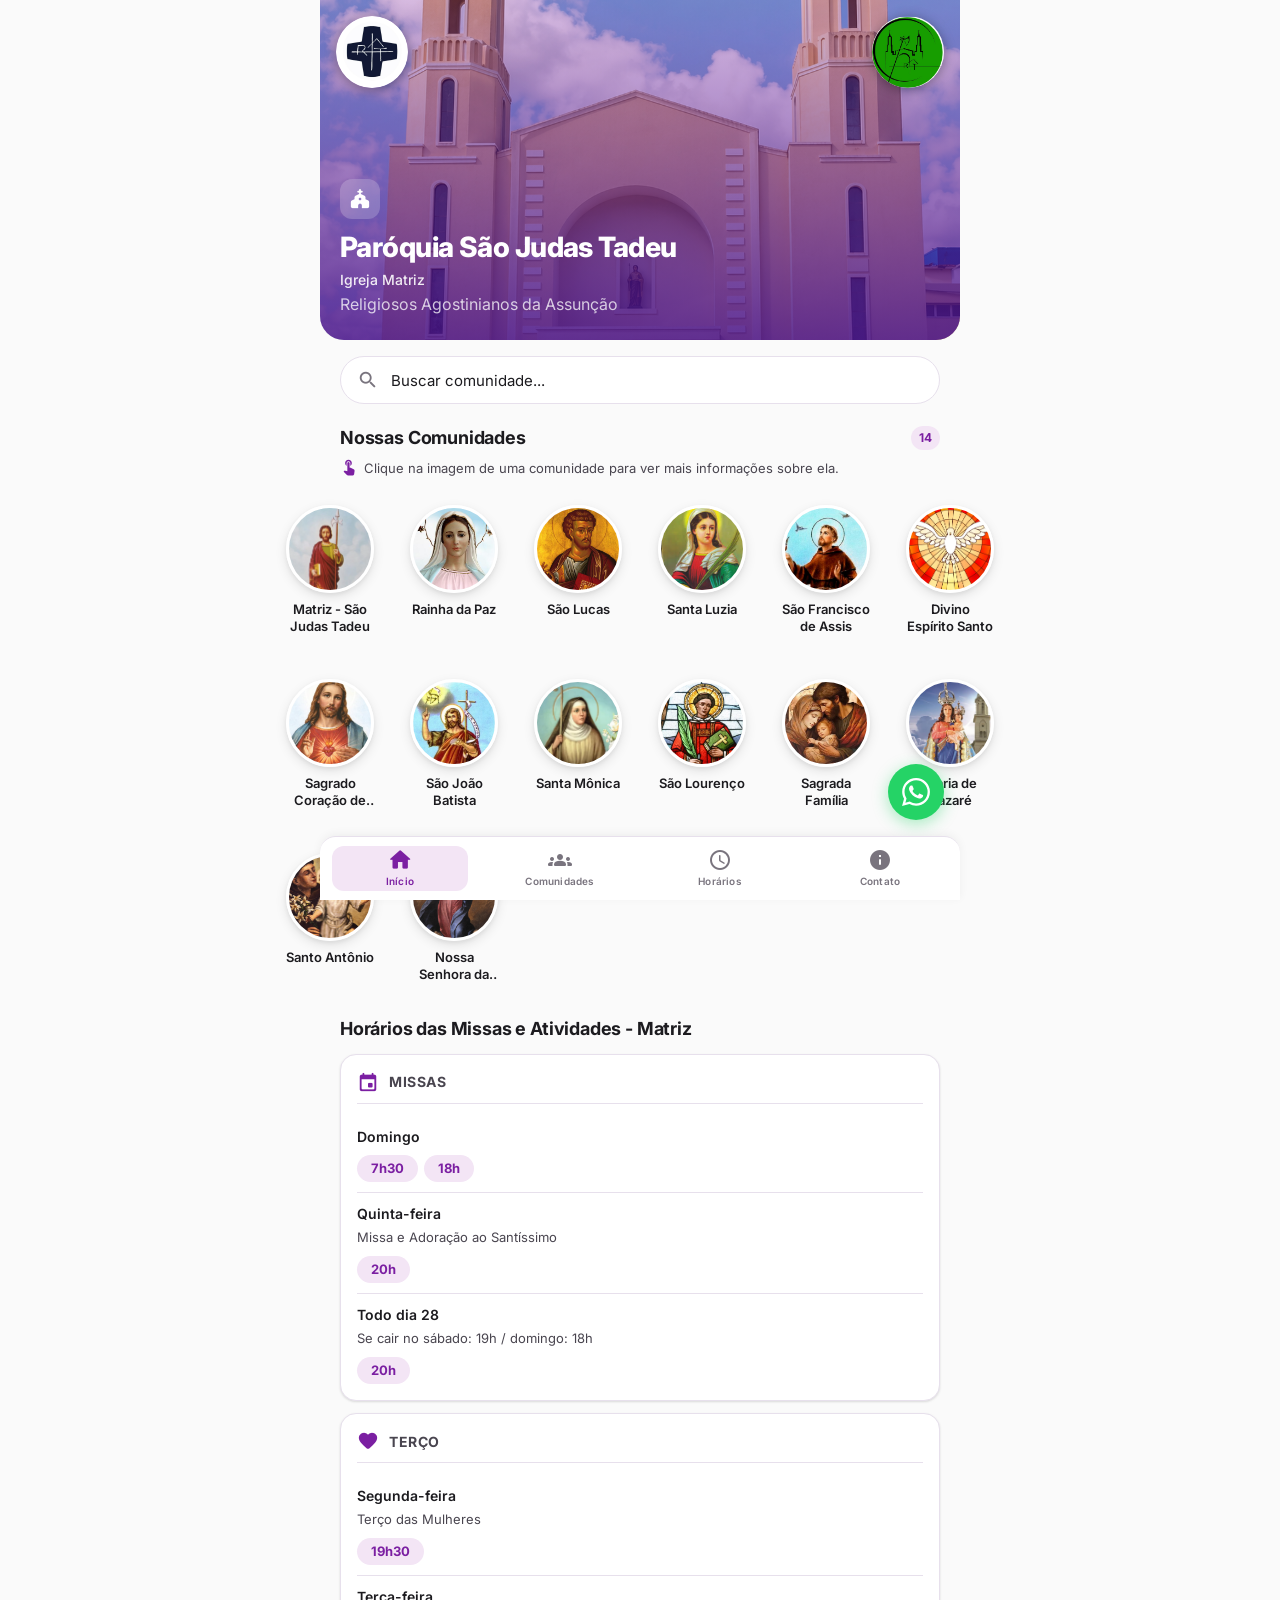
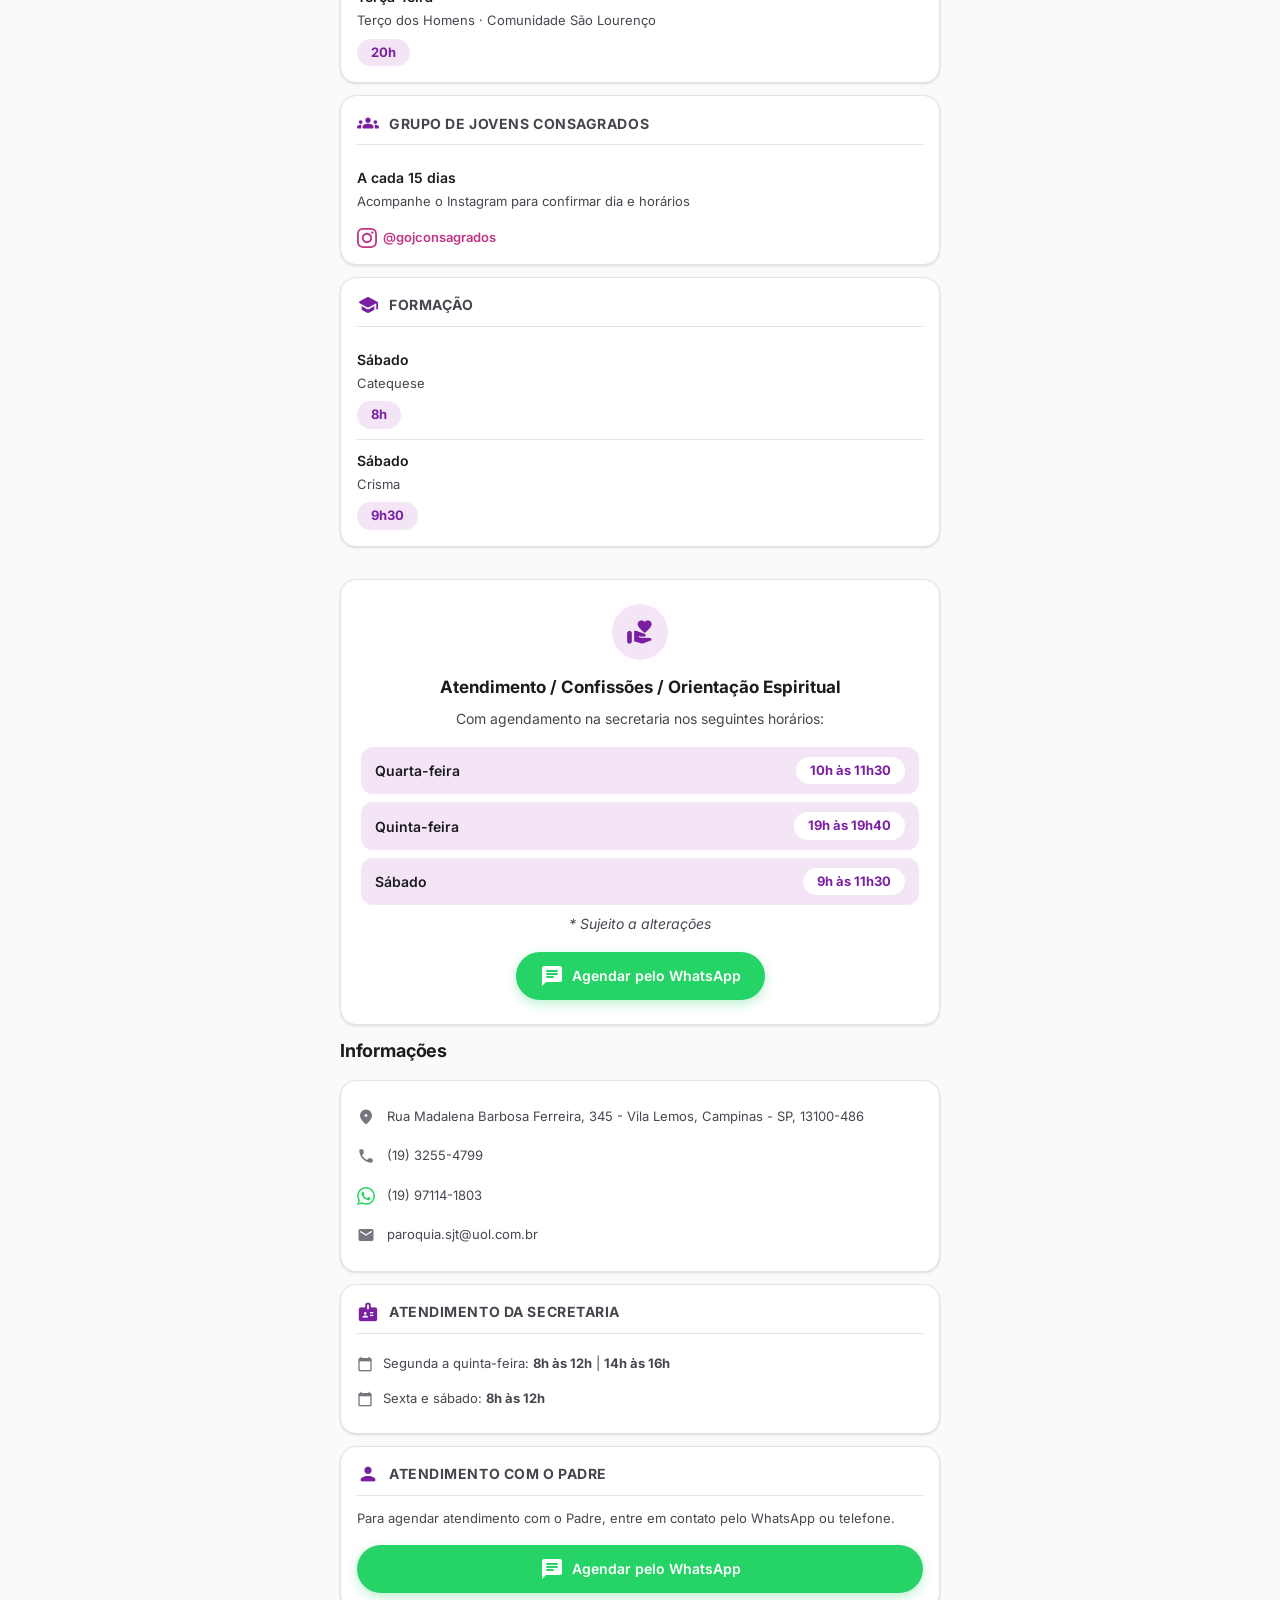
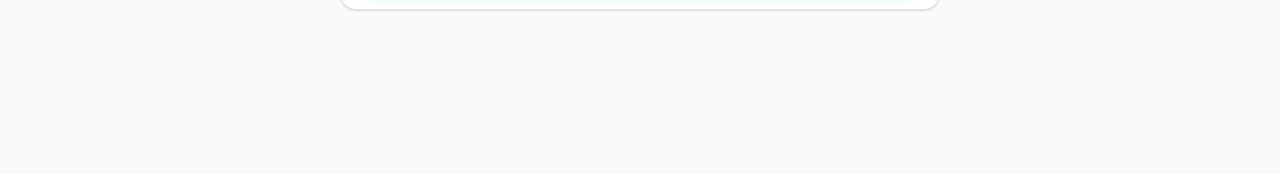
<file: index.html>
<!DOCTYPE html>
<html lang="pt-BR">
<head>
  <meta charset="UTF-8">
  <meta name="viewport" content="width=device-width, initial-scale=1.0, viewport-fit=cover, user-scalable=no">
  <meta name="color-scheme" content="light only">
  <meta name="supported-color-schemes" content="light">
  <meta name="theme-color" content="#7B1FA2">
  <meta name="apple-mobile-web-app-capable" content="yes">
  <meta name="apple-mobile-web-app-status-bar-style" content="default">
  <title>Paróquia São Judas Tadeu</title>
  <link rel="preconnect" href="https://fonts.googleapis.com">
  <link rel="preconnect" href="https://fonts.gstatic.com" crossorigin>
  <link href="https://fonts.googleapis.com/css2?family=Inter:wght@400;500;600;700;800&display=swap" rel="stylesheet">
  <link href="https://fonts.googleapis.com/icon?family=Material+Icons+Round" rel="stylesheet">
  <link rel="stylesheet" href="css/style.css">
</head>
<body>
  <div id="app">
    <!-- Status Bar Spacer -->
    <div class="status-bar-spacer"></div>

    <!-- Hero Section -->
    <header class="hero" id="hero">
      <div class="hero-image">
        <img src="./assets/igreja_sao_judas_tadeu.png" alt="Igreja São Judas Tadeu">
        <div class="hero-overlay"></div>
      </div>
      <img src="./assets/received_data/logo_agostinianos.png" alt="Religiosos Agostinianos da Assunção" class="hero-logo hero-logo--agostinianos">
      <img src="./assets/received_data/logo_paroquia.jpeg" alt="Paróquia São Judas Tadeu" class="hero-logo hero-logo--paroquia">
      <div class="hero-content">
        <div class="hero-badge">
          <span class="material-icons-round">church</span>
        </div>
        <h1>Paróquia São Judas Tadeu</h1>
        <p class="hero-subtitle">Igreja Matriz</p>
        <p class="hero-congregation">Religiosos Agostinianos da Assunção</p>
      </div>
    </header>

    <!-- Search Section -->
    <section class="search-section">
      <div class="search-container">
        <span class="material-icons-round search-icon">search</span>
        <input type="text" id="searchInput" placeholder="Buscar comunidade..." autocomplete="off">
        <button class="search-clear hidden" id="searchClear">
          <span class="material-icons-round">close</span>
        </button>
      </div>
    </section>

    <!-- Communities Grid -->
    <section class="section" id="comunidades">
      <div class="section-header">
        <h2>Nossas Comunidades</h2>
        <span class="badge" id="communityCount">12</span>
      </div>
      <p class="community-hint">
        <span class="material-icons-round" aria-hidden="true">touch_app</span>
        Clique na imagem de uma comunidade para ver mais informações sobre ela.
      </p>
      <div class="community-grid" id="communityGrid">
        <!-- Populated by JS -->
      </div>
      <div class="empty-state hidden" id="emptyState">
        <span class="material-icons-round empty-icon">search_off</span>
        <p>Nenhuma comunidade encontrada</p>
      </div>
    </section>

    <!-- Mass Schedule Section -->
    <section class="section schedule-section" id="horarios">
      <div class="section-header">
        <h2>Horários das Missas e Atividades - Matriz</h2>
      </div>

      <div class="card schedule-card">
        <div class="schedule-card-header">
          <span class="material-icons-round schedule-card-icon">event</span>
          <h3>Missas</h3>
        </div>
        <div class="schedule-item">
          <div class="schedule-day">Domingo</div>
          <div class="schedule-times">
            <span class="schedule-time-pill">7h30</span>
            <span class="schedule-time-pill">18h</span>
          </div>
        </div>
        <div class="schedule-item">
          <div class="schedule-day">Quinta-feira</div>
          <div class="schedule-detail">Missa e Adoração ao Santíssimo</div>
          <div class="schedule-times">
            <span class="schedule-time-pill">20h</span>
          </div>
        </div>
        <div class="schedule-item">
          <div class="schedule-day">Todo dia 28</div>
          <div class="schedule-detail">Se cair no sábado: 19h / domingo: 18h</div>
          <div class="schedule-times">
            <span class="schedule-time-pill">20h</span>
          </div>
        </div>
      </div>

      <div class="card schedule-card">
        <div class="schedule-card-header">
          <span class="material-icons-round schedule-card-icon">favorite</span>
          <h3>Terço</h3>
        </div>
        <div class="schedule-item">
          <div class="schedule-day">Segunda-feira</div>
          <div class="schedule-detail">Terço das Mulheres</div>
          <div class="schedule-times">
            <span class="schedule-time-pill">19h30</span>
          </div>
        </div>
        <div class="schedule-item">
          <div class="schedule-day">Terça-feira</div>
          <div class="schedule-detail">Terço dos Homens · Comunidade São Lourenço</div>
          <div class="schedule-times">
            <span class="schedule-time-pill">20h</span>
          </div>
        </div>
      </div>

      <div class="card schedule-card">
        <div class="schedule-card-header">
          <span class="material-icons-round schedule-card-icon">groups</span>
          <h3>Grupo de Jovens Consagrados</h3>
        </div>
        <div class="schedule-item">
          <div class="schedule-day">A cada 15 dias</div>
          <div class="schedule-detail">Acompanhe o Instagram para confirmar dia e horários</div>
          <a href="https://www.instagram.com/gojconsagrados?igsh=ejJuNzV5dDkxZjVq" class="schedule-instagram-link" target="_blank" rel="noopener noreferrer" aria-label="Instagram do Grupo de Jovens Consagrados">
            <svg viewBox="0 0 24 24" width="20" height="20" aria-hidden="true">
              <path fill="currentColor" d="M12 2.163c3.204 0 3.584.012 4.85.07 3.252.148 4.771 1.691 4.919 4.919.058 1.265.069 1.645.069 4.849 0 3.205-.012 3.584-.069 4.849-.149 3.225-1.664 4.771-4.919 4.919-1.266.058-1.644.07-4.85.07-3.204 0-3.584-.012-4.849-.07-3.26-.149-4.771-1.699-4.919-4.92-.058-1.265-.07-1.644-.07-4.849 0-3.204.013-3.583.07-4.849.149-3.227 1.664-4.771 4.919-4.919 1.266-.057 1.645-.069 4.849-.069zm0-2.163c-3.259 0-3.667.014-4.947.072-4.358.2-6.78 2.618-6.98 6.98-.059 1.281-.073 1.689-.073 4.948 0 3.259.014 3.668.072 4.948.2 4.358 2.618 6.78 6.98 6.98 1.281.058 1.689.072 4.948.072 3.259 0 3.668-.014 4.948-.072 4.354-.2 6.782-2.618 6.979-6.98.059-1.28.073-1.689.073-4.948 0-3.259-.014-3.667-.072-4.947-.196-4.354-2.617-6.78-6.979-6.98-1.281-.059-1.69-.073-4.949-.073zm0 5.838c-3.403 0-6.162 2.759-6.162 6.162s2.759 6.163 6.162 6.163 6.162-2.759 6.162-6.163c0-3.403-2.759-6.162-6.162-6.162zm0 10.162c-2.209 0-4-1.79-4-4 0-2.209 1.791-4 4-4s4 1.791 4 4c0 2.21-1.791 4-4 4zm6.406-11.845c-.796 0-1.441.645-1.441 1.44s.645 1.44 1.441 1.44c.795 0 1.439-.645 1.439-1.44s-.644-1.44-1.439-1.44z"/>
            </svg>
            @gojconsagrados
          </a>
        </div>
      </div>

      <div class="card schedule-card">
        <div class="schedule-card-header">
          <span class="material-icons-round schedule-card-icon">school</span>
          <h3>Formação</h3>
        </div>
        <div class="schedule-item">
          <div class="schedule-day">Sábado</div>
          <div class="schedule-detail">Catequese</div>
          <div class="schedule-times">
            <span class="schedule-time-pill">8h</span>
          </div>
        </div>
        <div class="schedule-item">
          <div class="schedule-day">Sábado</div>
          <div class="schedule-detail">Crisma</div>
          <div class="schedule-times">
            <span class="schedule-time-pill">9h30</span>
          </div>
        </div>
      </div>
    </section>

    <!-- Confessions Section -->
    <section class="section confessions-section" id="confissoes">
      <div class="card confession-card">
        <div class="confession-icon-wrap">
          <span class="material-icons-round">volunteer_activism</span>
        </div>
        <h3>Atendimento / Confissões / Orientação Espiritual</h3>
        <p>
          Com agendamento na secretaria nos seguintes horários:
        </p>
        <div class="confession-schedule">
          <div class="confession-schedule-row">
            <span class="confession-schedule-day">Quarta-feira</span>
            <span class="schedule-time-pill">10h às 11h30</span>
          </div>
          <div class="confession-schedule-row">
            <span class="confession-schedule-day">Quinta-feira</span>
            <span class="schedule-time-pill">19h às 19h40</span>
          </div>
          <div class="confession-schedule-row">
            <span class="confession-schedule-day">Sábado</span>
            <span class="schedule-time-pill">9h às 11h30</span>
          </div>
        </div>
        <p class="confession-note">
          <em>* Sujeito a alterações</em>
        </p>
        <a href="https://wa.me/5519971141803?text=Ol%C3%A1%2C%20gostaria%20de%20agendar%20um%20atendimento." class="btn btn-whatsapp confession-btn" target="_blank" rel="noopener">
          <span class="material-icons-round">chat</span>
          Agendar pelo WhatsApp
        </a>
      </div>
    </section>

    <!-- Parish Info -->
    <section class="section parish-info" id="contato">
      <div class="section-header">
        <h2>Informações</h2>
      </div>

      <div class="card info-card">
        <div class="info-row">
          <span class="material-icons-round">location_on</span>
          <a href="https://maps.google.com/?q=Rua+Madalena+Barbosa+Ferreira,+345+-+Vila+Lemos,+Campinas+-+SP,+13100-486" target="_blank" rel="noopener">
            Rua Madalena Barbosa Ferreira, 345 - Vila Lemos, Campinas - SP, 13100-486
          </a>
        </div>
        <div class="info-row">
          <span class="material-icons-round">call</span>
          <a href="tel:+551932554799">(19) 3255-4799</a>
        </div>
        <div class="info-row info-row-whatsapp">
          <svg viewBox="0 0 24 24" width="18" height="18" fill="#25D366" class="info-whatsapp-icon">
            <path d="M17.472 14.382c-.297-.149-1.758-.867-2.03-.967-.273-.099-.471-.148-.67.15-.197.297-.767.966-.94 1.164-.173.199-.347.223-.644.075-.297-.15-1.255-.463-2.39-1.475-.883-.788-1.48-1.761-1.653-2.059-.173-.297-.018-.458.13-.606.134-.133.298-.347.446-.52.149-.174.198-.298.298-.497.099-.198.05-.371-.025-.52-.075-.149-.669-1.612-.916-2.207-.242-.579-.487-.5-.669-.51-.173-.008-.371-.01-.57-.01-.198 0-.52.074-.792.372-.272.297-1.04 1.016-1.04 2.479 0 1.462 1.065 2.875 1.213 3.074.149.198 2.096 3.2 5.077 4.487.709.306 1.262.489 1.694.625.712.227 1.36.195 1.871.118.571-.085 1.758-.719 2.006-1.413.248-.694.248-1.289.173-1.413-.074-.124-.272-.198-.57-.347m-5.421 7.403h-.004a9.87 9.87 0 01-5.031-1.378l-.361-.214-3.741.982.998-3.648-.235-.374a9.86 9.86 0 01-1.51-5.26c.001-5.45 4.436-9.884 9.888-9.884 2.64 0 5.122 1.03 6.988 2.898a9.825 9.825 0 012.893 6.994c-.003 5.45-4.437 9.884-9.885 9.884m8.413-18.297A11.815 11.815 0 0012.05 0C5.495 0 .16 5.335.157 11.892c0 2.096.547 4.142 1.588 5.945L.057 24l6.305-1.654a11.882 11.882 0 005.683 1.448h.005c6.554 0 11.89-5.335 11.893-11.893a11.821 11.821 0 00-3.48-8.413z"/>
          </svg>
          <a href="https://wa.me/5519971141803" target="_blank" rel="noopener">(19) 97114-1803</a>
        </div>
        <div class="info-row">
          <span class="material-icons-round">email</span>
          <a href="mailto:paroquia.sjt@uol.com.br">paroquia.sjt@uol.com.br</a>
        </div>
      </div>

      <div class="card info-card secretary-card">
        <div class="schedule-card-header">
          <span class="material-icons-round schedule-card-icon">badge</span>
          <h3>Atendimento da Secretaria</h3>
        </div>
        <div class="secretary-row">
          <span class="material-icons-round">calendar_today</span>
          <span>Segunda a quinta-feira: <strong>8h às 12h</strong> | <strong>14h às 16h</strong></span>
        </div>
        <div class="secretary-row">
          <span class="material-icons-round">calendar_today</span>
          <span>Sexta e sábado: <strong>8h às 12h</strong></span>
        </div>
      </div>

      <div class="card info-card padre-card">
        <div class="schedule-card-header">
          <span class="material-icons-round schedule-card-icon">person</span>
          <h3>Atendimento com o Padre</h3>
        </div>
        <p class="padre-info">Para agendar atendimento com o Padre, entre em contato pelo WhatsApp ou telefone.</p>
        <a href="https://wa.me/5519971141803?text=Ol%C3%A1%2C%20gostaria%20de%20agendar%20um%20atendimento%20com%20o%20Padre." class="btn btn-whatsapp padre-btn" target="_blank" rel="noopener">
          <span class="material-icons-round">chat</span>
          Agendar pelo WhatsApp
        </a>
      </div>
    </section>

    <!-- Bottom Spacing -->
    <div class="bottom-spacer"></div>
  </div>

  <!-- Floating WhatsApp Button -->
  <a href="https://wa.me/5519971141803?text=Ol%C3%A1%2C%20gostaria%20de%20informa%C3%A7%C3%B5es%20sobre%20a%20par%C3%B3quia." class="fab-whatsapp" id="fabWhatsapp" target="_blank" rel="noopener" aria-label="Contato WhatsApp">
    <svg viewBox="0 0 24 24" width="28" height="28" fill="white">
      <path d="M17.472 14.382c-.297-.149-1.758-.867-2.03-.967-.273-.099-.471-.148-.67.15-.197.297-.767.966-.94 1.164-.173.199-.347.223-.644.075-.297-.15-1.255-.463-2.39-1.475-.883-.788-1.48-1.761-1.653-2.059-.173-.297-.018-.458.13-.606.134-.133.298-.347.446-.52.149-.174.198-.298.298-.497.099-.198.05-.371-.025-.52-.075-.149-.669-1.612-.916-2.207-.242-.579-.487-.5-.669-.51-.173-.008-.371-.01-.57-.01-.198 0-.52.074-.792.372-.272.297-1.04 1.016-1.04 2.479 0 1.462 1.065 2.875 1.213 3.074.149.198 2.096 3.2 5.077 4.487.709.306 1.262.489 1.694.625.712.227 1.36.195 1.871.118.571-.085 1.758-.719 2.006-1.413.248-.694.248-1.289.173-1.413-.074-.124-.272-.198-.57-.347m-5.421 7.403h-.004a9.87 9.87 0 01-5.031-1.378l-.361-.214-3.741.982.998-3.648-.235-.374a9.86 9.86 0 01-1.51-5.26c.001-5.45 4.436-9.884 9.888-9.884 2.64 0 5.122 1.03 6.988 2.898a9.825 9.825 0 012.893 6.994c-.003 5.45-4.437 9.884-9.885 9.884m8.413-18.297A11.815 11.815 0 0012.05 0C5.495 0 .16 5.335.157 11.892c0 2.096.547 4.142 1.588 5.945L.057 24l6.305-1.654a11.882 11.882 0 005.683 1.448h.005c6.554 0 11.89-5.335 11.893-11.893a11.821 11.821 0 00-3.48-8.413z"/>
    </svg>
  </a>

  <!-- Bottom Navigation -->
  <nav class="bottom-nav">
    <a href="#hero" class="nav-item active" id="navInicio" data-section="hero">
      <span class="nav-indicator"></span>
      <span class="material-icons-round">home</span>
      <span class="nav-label">Início</span>
    </a>
    <a href="#comunidades" class="nav-item" id="navComunidades" data-section="comunidades">
      <span class="nav-indicator"></span>
      <span class="material-icons-round">groups</span>
      <span class="nav-label">Comunidades</span>
    </a>
    <a href="#horarios" class="nav-item" id="navHorarios" data-section="horarios">
      <span class="nav-indicator"></span>
      <span class="material-icons-round">schedule</span>
      <span class="nav-label">Horários</span>
    </a>
    <a href="#contato" class="nav-item" id="navContato" data-section="contato">
      <span class="nav-indicator"></span>
      <span class="material-icons-round">info</span>
      <span class="nav-label">Contato</span>
    </a>
  </nav>

  <script src="js/app.js"></script>
</body>
</html>
</file>
<file: css/style.css>
/* ========================================
   São Judas Tadeu Parish - Mobile-First App
   ======================================== */

:root {
  color-scheme: light only;
  --primary: #7B1FA2;
  --primary-dark: #4A148C;
  --primary-light: #CE93D8;
  --primary-surface: #F3E5F5;
  --secondary: #FF6F00;
  --surface: #FFFFFF;
  --surface-variant: #F5F5F5;
  --background: #FAFAFA;
  --on-primary: #FFFFFF;
  --on-surface: #1C1B1F;
  --on-surface-secondary: #49454F;
  --on-surface-tertiary: #79747E;
  --outline: #CAC4D0;
  --outline-variant: #E7E0EC;
  --shadow-sm: 0 1px 3px rgba(0,0,0,0.08), 0 1px 2px rgba(0,0,0,0.06);
  --shadow-md: 0 4px 12px rgba(0,0,0,0.1), 0 2px 4px rgba(0,0,0,0.06);
  --shadow-lg: 0 10px 30px rgba(0,0,0,0.12), 0 4px 8px rgba(0,0,0,0.06);
  --shadow-xl: 0 20px 40px rgba(0,0,0,0.15);
  --radius-sm: 8px;
  --radius-md: 12px;
  --radius-lg: 16px;
  --radius-xl: 24px;
  --radius-full: 50%;
  --whatsapp: #25D366;
  --whatsapp-dark: #128C7E;
  --safe-top: env(safe-area-inset-top, 0px);
  --safe-bottom: env(safe-area-inset-bottom, 0px);
  --bottom-nav-height: 64px;
  --transition-fast: 150ms cubic-bezier(0.4, 0, 0.2, 1);
  --transition-normal: 250ms cubic-bezier(0.4, 0, 0.2, 1);
  --transition-slow: 350ms cubic-bezier(0.4, 0, 0.2, 1);
}

*,
*::before,
*::after {
  margin: 0;
  padding: 0;
  box-sizing: border-box;
}

html {
  font-size: 16px;
  -webkit-text-size-adjust: 100%;
  -webkit-tap-highlight-color: transparent;
  scroll-behavior: smooth;
}

body {
  font-family: 'Inter', -apple-system, BlinkMacSystemFont, 'Segoe UI', Roboto, sans-serif;
  background: #FAFAFA;
  background-color: var(--background);
  color: #1C1B1F;
  color: var(--on-surface);
  line-height: 1.5;
  overflow-x: hidden;
  -webkit-font-smoothing: antialiased;
  -moz-osx-font-smoothing: grayscale;
  forced-color-adjust: none;
}

a {
  color: inherit;
  text-decoration: none;
}

img {
  max-width: 100%;
  display: block;
}

button {
  border: none;
  background: none;
  cursor: pointer;
  font-family: inherit;
}

input {
  font-family: inherit;
  border: none;
  outline: none;
  background-color: transparent;
  color: var(--on-surface);
  -webkit-text-fill-color: var(--on-surface);
  caret-color: var(--primary);
}

input::placeholder {
  color: var(--on-surface-tertiary);
  opacity: 1;
}

input:-webkit-autofill,
input:-webkit-autofill:hover,
input:-webkit-autofill:focus {
  -webkit-text-fill-color: var(--on-surface);
  -webkit-box-shadow: 0 0 0 1000px var(--surface) inset;
  caret-color: var(--primary);
  transition: background-color 5000s ease-in-out 0s;
}

/* ========================================
   Status Bar Spacer
   ======================================== */

.status-bar-spacer {
  height: var(--safe-top);
}

/* ========================================
   Hero Section
   ======================================== */

.hero {
  position: relative;
  height: 240px;
  overflow: hidden;
}

.hero-image {
  position: absolute;
  inset: 0;
}

.hero-image img {
  width: 100%;
  height: 100%;
  object-fit: cover;
}

.hero-overlay {
  position: absolute;
  inset: 0;
  background: linear-gradient(
    to bottom,
    rgba(123, 31, 162, 0.3) 0%,
    rgba(74, 20, 140, 0.85) 100%
  );
}

.hero-logo {
  position: absolute;
  top: 16px;
  width: 72px;
  height: 72px;
  object-fit: contain;
  z-index: 2;
  border-radius: 50%;
  box-shadow: 0 2px 12px rgba(0, 0, 0, 0.35);
  pointer-events: none;
  user-select: none;
}

.hero-logo--agostinianos {
  left: 16px;
}

.hero-logo--paroquia {
  right: 16px;
}

.hero-content {
  position: absolute;
  bottom: 0;
  left: 0;
  right: 0;
  padding: 24px 20px;
  color: var(--on-primary);
  z-index: 1;
}

.hero-badge {
  display: inline-flex;
  align-items: center;
  justify-content: center;
  width: 40px;
  height: 40px;
  background: rgba(255, 255, 255, 0.2);
  backdrop-filter: blur(10px);
  -webkit-backdrop-filter: blur(10px);
  border-radius: var(--radius-md);
  margin-bottom: 12px;
}

.hero-badge .material-icons-round {
  font-size: 22px;
}

.hero-content h1 {
  font-size: 1.5rem;
  font-weight: 800;
  letter-spacing: -0.02em;
  line-height: 1.2;
  margin-bottom: 4px;
}

.hero-subtitle {
  font-size: 0.875rem;
  font-weight: 500;
  opacity: 0.9;
}

.hero-congregation {
  font-size: 1rem;
  font-weight: 400;
  opacity: 0.75;
  margin-top: 2px;
}

/* ========================================
   Search Section
   ======================================== */

.search-section {
  padding: 16px 20px 0;
}

.search-container {
  display: flex;
  align-items: center;
  background: var(--surface);
  border: 1.5px solid var(--outline-variant);
  border-radius: var(--radius-xl);
  padding: 0 16px;
  height: 48px;
  transition: border-color var(--transition-fast), box-shadow var(--transition-fast);
}

.search-container:focus-within {
  border-color: var(--primary);
  box-shadow: 0 0 0 3px var(--primary-surface);
}

.search-icon {
  color: var(--on-surface-tertiary);
  font-size: 22px;
  margin-right: 12px;
  flex-shrink: 0;
}

.search-container input {
  flex: 1;
  height: 100%;
  font-size: 0.9375rem;
  color: var(--on-surface);
  background: transparent;
}

.search-container input::placeholder {
  color: var(--on-surface-tertiary);
}

.search-clear {
  display: flex;
  align-items: center;
  justify-content: center;
  width: 32px;
  height: 32px;
  border-radius: var(--radius-full);
  color: var(--on-surface-tertiary);
  margin-left: 4px;
  flex-shrink: 0;
  transition: background var(--transition-fast);
}

.search-clear:active {
  background: var(--surface-variant);
}

.search-clear .material-icons-round {
  font-size: 20px;
}

/* ========================================
   Sections
   ======================================== */

.section {
  padding: 20px 20px 0;
}

.section-header {
  display: flex;
  align-items: center;
  justify-content: space-between;
  margin-bottom: 16px;
}

.section-header h2 {
  font-size: 1.125rem;
  font-weight: 700;
  letter-spacing: -0.01em;
}

.badge {
  display: inline-flex;
  align-items: center;
  justify-content: center;
  min-width: 24px;
  height: 24px;
  padding: 0 8px;
  background: var(--primary-surface);
  color: var(--primary);
  font-size: 0.75rem;
  font-weight: 700;
  border-radius: 100px;
}

.community-hint {
  display: flex;
  align-items: center;
  gap: 6px;
  margin: -8px 0 16px;
  font-size: 0.8125rem;
  color: var(--on-surface-secondary);
  line-height: 1.4;
}

.community-hint .material-icons-round {
  font-size: 18px;
  color: var(--primary);
  flex-shrink: 0;
}

/* ========================================
   Community Grid
   ======================================== */

.community-grid {
  display: grid;
  grid-template-columns: repeat(3, 1fr);
  gap: 16px;
  justify-items: center;
}

.community-card {
  display: flex;
  flex-direction: column;
  align-items: center;
  text-align: center;
  padding: 12px 8px;
  border-radius: var(--radius-lg);
  transition: transform var(--transition-fast), background var(--transition-fast);
  cursor: pointer;
  -webkit-tap-highlight-color: transparent;
  text-decoration: none;
  color: inherit;
}

.community-card:active {
  transform: scale(0.95);
  background: var(--surface-variant);
}

.community-avatar-wrap {
  position: relative;
  width: 72px;
  height: 72px;
  margin-bottom: 8px;
}

.community-avatar {
  width: 72px;
  height: 72px;
  border-radius: var(--radius-full);
  object-fit: cover;
  border: 3px solid var(--surface);
  box-shadow: var(--shadow-md);
  transition: box-shadow var(--transition-fast);
}

.community-card:active .community-avatar {
  box-shadow: var(--shadow-sm);
}

.community-name {
  font-size: 0.75rem;
  font-weight: 600;
  line-height: 1.3;
  color: var(--on-surface);
  display: -webkit-box;
  -webkit-line-clamp: 2;
  -webkit-box-orient: vertical;
  overflow: hidden;
}

/* ========================================
   Empty State
   ======================================== */

.empty-state {
  display: flex;
  flex-direction: column;
  align-items: center;
  justify-content: center;
  padding: 48px 20px;
  text-align: center;
}

.empty-icon {
  font-size: 48px;
  color: var(--on-surface-tertiary);
  margin-bottom: 12px;
}

.empty-state p {
  color: var(--on-surface-secondary);
  font-size: 0.9375rem;
}

/* ========================================
   Card
   ======================================== */

.card {
  background: var(--surface);
  border-radius: var(--radius-lg);
  box-shadow: var(--shadow-sm);
  border: 1px solid var(--outline-variant);
}

/* ========================================
   Schedule Section
   ======================================== */

.schedule-section .section-header {
  margin-bottom: 12px;
}

.schedule-card {
  padding: 16px;
  margin-bottom: 12px;
}

.schedule-card-header {
  display: flex;
  align-items: center;
  gap: 10px;
  margin-bottom: 12px;
  padding-bottom: 10px;
  border-bottom: 1px solid var(--outline-variant);
}

.schedule-card-icon {
  font-size: 22px;
  color: var(--primary);
}

.schedule-card-header h3 {
  font-size: 0.875rem;
  font-weight: 700;
  text-transform: uppercase;
  letter-spacing: 0.04em;
  color: var(--on-surface-secondary);
}

.schedule-item {
  display: flex;
  align-items: center;
  flex-wrap: wrap;
  gap: 8px;
  padding: 10px 0;
  border-bottom: 1px solid var(--outline-variant);
}

.schedule-item:last-child {
  border-bottom: none;
  padding-bottom: 0;
}

.schedule-day {
  font-size: 0.875rem;
  font-weight: 600;
  color: var(--on-surface);
  min-width: 100%;
}

.schedule-detail {
  font-size: 0.8125rem;
  color: var(--on-surface-secondary);
  min-width: 100%;
  margin-top: -4px;
}

.schedule-times {
  display: flex;
  gap: 6px;
  flex-wrap: wrap;
}

.schedule-time-pill {
  font-size: 0.8125rem;
  color: var(--primary);
  font-weight: 700;
  background: var(--primary-surface);
  padding: 4px 14px;
  border-radius: 100px;
}

.schedule-instagram-link {
  display: inline-flex;
  align-items: center;
  gap: 6px;
  margin-top: 8px;
  font-size: 0.8125rem;
  font-weight: 600;
  color: #C13584;
  text-decoration: none;
}

.schedule-instagram-link:hover {
  text-decoration: underline;
}

/* ========================================
   Confessions Section
   ======================================== */

.confession-card {
  padding: 24px 20px;
  text-align: center;
}

.confession-icon-wrap {
  display: inline-flex;
  align-items: center;
  justify-content: center;
  width: 56px;
  height: 56px;
  background: var(--primary-surface);
  border-radius: var(--radius-full);
  margin-bottom: 16px;
}

.confession-icon-wrap .material-icons-round {
  font-size: 28px;
  color: var(--primary);
}

.confession-card h3 {
  font-size: 1.0625rem;
  font-weight: 700;
  margin-bottom: 10px;
  color: var(--on-surface);
  line-height: 1.35;
}

.confession-card p {
  font-size: 0.875rem;
  color: var(--on-surface-secondary);
  line-height: 1.6;
  margin-bottom: 16px;
}

.confession-schedule {
  display: flex;
  flex-direction: column;
  gap: 8px;
  margin-bottom: 12px;
  text-align: left;
}

.confession-schedule-row {
  display: flex;
  align-items: center;
  justify-content: space-between;
  gap: 12px;
  padding: 10px 14px;
  background: var(--primary-surface);
  border-radius: var(--radius-md);
}

.confession-schedule-day {
  font-size: 0.875rem;
  font-weight: 600;
  color: var(--on-surface);
}

.confession-schedule .schedule-time-pill {
  background: var(--surface);
  font-size: 0.8125rem;
  white-space: nowrap;
}

.confession-note {
  font-size: 0.75rem;
  color: var(--on-surface-tertiary);
  margin-bottom: 18px;
  margin-top: -4px;
}

.confession-btn {
  display: inline-flex;
}

/* ========================================
   Buttons
   ======================================== */

.btn {
  display: inline-flex;
  align-items: center;
  justify-content: center;
  gap: 8px;
  padding: 12px 24px;
  border-radius: var(--radius-xl);
  font-size: 0.875rem;
  font-weight: 600;
  transition: transform var(--transition-fast), box-shadow var(--transition-fast), background var(--transition-fast);
  -webkit-tap-highlight-color: transparent;
  cursor: pointer;
  border: none;
  text-decoration: none;
}

.btn:active {
  transform: scale(0.97);
}

.btn-primary {
  background: var(--primary);
  color: var(--on-primary);
  box-shadow: var(--shadow-md);
}

.btn-primary:active {
  background: var(--primary-dark);
}

.btn-whatsapp {
  background: var(--whatsapp);
  color: white;
  box-shadow: 0 4px 12px rgba(37, 211, 102, 0.3);
}

.btn-whatsapp:active {
  background: var(--whatsapp-dark);
}

/* ========================================
   Parish Info Footer
   ======================================== */

.parish-info {
  padding-top: 12px;
  padding-bottom: 8px;
}

.info-row {
  display: flex;
  align-items: flex-start;
  gap: 12px;
  padding: 10px 0;
  font-size: 0.8125rem;
  color: var(--on-surface-secondary);
}

.info-row a {
  color: var(--on-surface-secondary);
  text-decoration: none;
  transition: color var(--transition-fast);
}

.info-row a:hover {
  color: var(--primary);
}

.info-row .material-icons-round {
  font-size: 18px;
  color: var(--on-surface-tertiary);
  flex-shrink: 0;
  margin-top: 1px;
}

/* ========================================
   Parish Info Cards
   ======================================== */

.info-card {
  padding: 16px;
  margin-bottom: 12px;
}

.info-row-whatsapp .info-whatsapp-icon {
  flex-shrink: 0;
  margin-top: 1px;
}

.secretary-card .secretary-row {
  display: flex;
  align-items: flex-start;
  gap: 10px;
  padding: 8px 0;
  font-size: 0.8125rem;
  color: var(--on-surface-secondary);
}

.secretary-card .secretary-row .material-icons-round {
  font-size: 16px;
  color: var(--on-surface-tertiary);
  flex-shrink: 0;
  margin-top: 2px;
}

.padre-card .padre-info {
  font-size: 0.8125rem;
  color: var(--on-surface-secondary);
  line-height: 1.6;
  margin-bottom: 16px;
}

.padre-btn {
  display: inline-flex;
  width: 100%;
  justify-content: center;
}

/* ========================================
   Floating WhatsApp Button
   ======================================== */

.fab-whatsapp {
  position: fixed;
  bottom: calc(var(--bottom-nav-height) + 16px + var(--safe-bottom));
  right: 16px;
  width: 56px;
  height: 56px;
  background: var(--whatsapp);
  border-radius: var(--radius-full);
  display: flex;
  align-items: center;
  justify-content: center;
  box-shadow: 0 4px 16px rgba(37, 211, 102, 0.4);
  z-index: 200;
  transition: transform var(--transition-fast), box-shadow var(--transition-fast);
  -webkit-tap-highlight-color: transparent;
  animation: fab-pulse 2s infinite;
}

.fab-whatsapp:active {
  transform: scale(0.9);
  box-shadow: 0 2px 8px rgba(37, 211, 102, 0.3);
}

@keyframes fab-pulse {
  0%, 100% { box-shadow: 0 4px 16px rgba(37, 211, 102, 0.4); }
  50% { box-shadow: 0 4px 24px rgba(37, 211, 102, 0.6); }
}

/* ========================================
   Bottom Navigation
   ======================================== */

.bottom-nav {
  position: fixed;
  bottom: 0;
  left: 0;
  right: 0;
  height: calc(var(--bottom-nav-height) + var(--safe-bottom));
  padding-bottom: var(--safe-bottom);
  background: var(--surface);
  border-top: 1px solid var(--outline-variant);
  display: flex;
  align-items: center;
  z-index: 300;
  box-shadow: 0 -2px 10px rgba(0,0,0,0.05);
}

.nav-item {
  flex: 1;
  display: flex;
  flex-direction: column;
  align-items: center;
  justify-content: center;
  gap: 2px;
  padding: 8px 0;
  color: var(--on-surface-tertiary);
  transition: color var(--transition-normal);
  -webkit-tap-highlight-color: transparent;
  position: relative;
  text-decoration: none;
}

.nav-indicator {
  position: absolute;
  inset: 6px 12px;
  background: var(--primary-surface);
  border-radius: var(--radius-md);
  opacity: 0;
  transition: opacity var(--transition-normal);
}

.nav-item.active .nav-indicator {
  opacity: 1;
}

.nav-item .material-icons-round {
  font-size: 24px;
  transition: transform var(--transition-normal), color var(--transition-normal);
  position: relative;
  z-index: 1;
}

.nav-label {
  font-size: 0.625rem;
  font-weight: 600;
  letter-spacing: 0.02em;
  transition: color var(--transition-normal);
  position: relative;
  z-index: 1;
}

.nav-item.active {
  color: var(--primary);
}

.nav-item.active .material-icons-round {
  transform: scale(1.1);
}

.nav-item:active .material-icons-round {
  transform: scale(0.9);
}

.bottom-spacer {
  height: calc(var(--bottom-nav-height) + var(--safe-bottom) + 80px);
}

/* ========================================
   App Bar (Detail Page)
   ======================================== */

.app-bar {
  position: sticky;
  top: 0;
  z-index: 100;
  display: flex;
  align-items: center;
  height: 56px;
  padding: 0 8px;
  background: var(--surface);
  border-bottom: 1px solid var(--outline-variant);
}

.app-bar-back {
  display: flex;
  align-items: center;
  justify-content: center;
  width: 40px;
  height: 40px;
  border-radius: var(--radius-full);
  color: var(--on-surface);
  transition: background var(--transition-fast);
  -webkit-tap-highlight-color: transparent;
}

.app-bar-back:active {
  background: var(--surface-variant);
}

.app-bar-title {
  flex: 1;
  font-size: 1rem;
  font-weight: 700;
  margin-left: 4px;
  white-space: nowrap;
  overflow: hidden;
  text-overflow: ellipsis;
}

.app-bar-spacer {
  width: 40px;
}

/* ========================================
   Detail Page - Loading Skeleton
   ======================================== */

.detail-loading {
  display: flex;
  flex-direction: column;
  align-items: center;
  padding: 32px 20px;
}

.skeleton-circle {
  width: 96px;
  height: 96px;
  border-radius: var(--radius-full);
  background: linear-gradient(90deg, var(--surface-variant) 25%, #e8e8e8 50%, var(--surface-variant) 75%);
  background-size: 200% 100%;
  animation: skeleton-shimmer 1.5s infinite;
  margin-bottom: 16px;
}

.skeleton-line {
  height: 16px;
  border-radius: 8px;
  background: linear-gradient(90deg, var(--surface-variant) 25%, #e8e8e8 50%, var(--surface-variant) 75%);
  background-size: 200% 100%;
  animation: skeleton-shimmer 1.5s infinite;
  margin-bottom: 8px;
}

.skeleton-title {
  width: 60%;
  height: 20px;
}

.skeleton-subtitle {
  width: 40%;
  height: 14px;
  margin-bottom: 24px;
}

.skeleton-card {
  width: 100%;
  height: 80px;
  border-radius: var(--radius-lg);
  background: linear-gradient(90deg, var(--surface-variant) 25%, #e8e8e8 50%, var(--surface-variant) 75%);
  background-size: 200% 100%;
  animation: skeleton-shimmer 1.5s infinite;
  margin-bottom: 12px;
}

@keyframes skeleton-shimmer {
  0% { background-position: 200% 0; }
  100% { background-position: -200% 0; }
}

/* ========================================
   Detail Page - Content
   ======================================== */

.detail-content {
  animation: fadeInUp 0.4s ease-out;
}

@keyframes fadeInUp {
  from {
    opacity: 0;
    transform: translateY(16px);
  }
  to {
    opacity: 1;
    transform: translateY(0);
  }
}

.detail-cover {
  position: relative;
  width: 100%;
  height: 220px;
  overflow: hidden;
  background: var(--primary-surface);
}

.detail-cover-img {
  width: 100%;
  height: 100%;
  object-fit: cover;
  object-position: center;
  display: block;
}

.detail-cover-overlay {
  position: absolute;
  left: 0;
  right: 0;
  bottom: 0;
  height: 60%;
  background: linear-gradient(to bottom, rgba(0, 0, 0, 0) 0%, rgba(0, 0, 0, 0.25) 100%);
  pointer-events: none;
}

.detail-header {
  display: flex;
  flex-direction: column;
  align-items: center;
  text-align: center;
  padding: 32px 20px 24px;
  background: linear-gradient(to bottom, var(--primary-surface) 0%, var(--background) 100%);
}

.detail-header-with-cover {
  padding-top: 0;
  margin-top: -56px;
  background: linear-gradient(to bottom, rgba(243, 229, 245, 0) 0%, var(--primary-surface) 56px, var(--background) 100%);
  position: relative;
  z-index: 1;
}

.detail-avatar-wrap {
  position: relative;
  margin-bottom: 16px;
}

.detail-avatar {
  width: 96px;
  height: 96px;
  border-radius: var(--radius-full);
  object-fit: cover;
  border: 4px solid var(--surface);
  box-shadow: var(--shadow-lg);
  background: var(--surface);
}

.detail-header-with-cover .detail-avatar {
  width: 112px;
  height: 112px;
}

.detail-name {
  font-size: 1.375rem;
  font-weight: 800;
  letter-spacing: -0.02em;
  line-height: 1.2;
  margin-bottom: 4px;
  color: var(--on-surface);
}

.detail-patron {
  font-size: 0.8125rem;
  color: var(--primary);
  font-weight: 600;
}

/* ========================================
   Detail Cards
   ======================================== */

.detail-cards {
  padding: 0 20px;
  display: flex;
  flex-direction: column;
  gap: 12px;
}

.detail-card {
  padding: 16px;
}

.detail-card-header {
  display: flex;
  align-items: center;
  gap: 10px;
  margin-bottom: 10px;
}

.detail-card-icon {
  font-size: 20px;
  color: var(--primary);
}

.detail-card-header h3 {
  font-size: 0.8125rem;
  font-weight: 700;
  text-transform: uppercase;
  letter-spacing: 0.04em;
  color: var(--on-surface-secondary);
}

.detail-card p {
  font-size: 0.9375rem;
  color: var(--on-surface);
  line-height: 1.5;
}

.mass-item {
  display: flex;
  align-items: center;
  justify-content: space-between;
  padding: 8px 0;
  border-bottom: 1px solid var(--outline-variant);
  gap: 8px;
}

.mass-item:last-child {
  border-bottom: none;
  padding-bottom: 0;
}

.mass-item:first-child {
  padding-top: 0;
}

.mass-item-left {
  display: flex;
  flex-direction: column;
  gap: 2px;
  flex: 1;
  min-width: 0;
}

.mass-day {
  font-size: 0.875rem;
  font-weight: 600;
  color: var(--on-surface);
}

.mass-detail {
  font-size: 0.75rem;
  color: var(--on-surface-tertiary);
  line-height: 1.3;
}

.mass-time {
  font-size: 0.8125rem;
  color: var(--primary);
  font-weight: 700;
  background: var(--primary-surface);
  padding: 4px 12px;
  border-radius: 100px;
  white-space: nowrap;
  flex-shrink: 0;
}

.contact-row {
  display: flex;
  align-items: center;
  gap: 10px;
  padding: 6px 0;
  font-size: 0.9375rem;
}

.contact-row a {
  color: var(--on-surface);
  text-decoration: none;
}

.contact-row a:hover {
  color: var(--primary);
}

.contact-icon {
  font-size: 18px;
  color: var(--on-surface-tertiary);
  flex-shrink: 0;
}

.contact-whatsapp-icon {
  flex-shrink: 0;
}

/* ========================================
   Detail Actions
   ======================================== */

.detail-actions {
  padding: 24px 20px;
  display: flex;
  flex-direction: column;
  gap: 12px;
}

.detail-action-btn {
  width: 100%;
  padding: 14px 24px;
}

/* ========================================
   Error State
   ======================================== */

.error-state {
  display: flex;
  flex-direction: column;
  align-items: center;
  justify-content: center;
  padding: 80px 20px;
  text-align: center;
}

.error-icon {
  font-size: 64px;
  color: var(--on-surface-tertiary);
  margin-bottom: 16px;
}

.error-state h3 {
  font-size: 1.125rem;
  font-weight: 700;
  margin-bottom: 8px;
}

.error-state p {
  font-size: 0.875rem;
  color: var(--on-surface-secondary);
  margin-bottom: 24px;
}

/* ========================================
   Utility Classes
   ======================================== */

.hidden {
  display: none !important;
}

/* ========================================
   Animations for Community Cards
   ======================================== */

.community-card {
  animation: fadeIn var(--transition-slow) ease-out both;
}

@keyframes fadeIn {
  from {
    opacity: 0;
    transform: translateY(8px) scale(0.96);
  }
  to {
    opacity: 1;
    transform: translateY(0) scale(1);
  }
}

/* Stagger animation for grid items */
.community-card:nth-child(1) { animation-delay: 0ms; }
.community-card:nth-child(2) { animation-delay: 30ms; }
.community-card:nth-child(3) { animation-delay: 60ms; }
.community-card:nth-child(4) { animation-delay: 90ms; }
.community-card:nth-child(5) { animation-delay: 120ms; }
.community-card:nth-child(6) { animation-delay: 150ms; }
.community-card:nth-child(7) { animation-delay: 180ms; }
.community-card:nth-child(8) { animation-delay: 210ms; }
.community-card:nth-child(9) { animation-delay: 240ms; }
.community-card:nth-child(10) { animation-delay: 270ms; }
.community-card:nth-child(11) { animation-delay: 300ms; }
.community-card:nth-child(12) { animation-delay: 330ms; }

/* ========================================
   Responsive — Tablet and Desktop
   ======================================== */

@media (min-width: 480px) {
  .community-grid {
    grid-template-columns: repeat(4, 1fr);
    justify-content: center;
  }

  .community-avatar-wrap {
    width: 80px;
    height: 80px;
  }

  .community-avatar {
    width: 80px;
    height: 80px;
  }
}

@media (min-width: 768px) {
  #app {
    max-width: 640px;
    margin: 0 auto;
  }

  .hero {
    height: 300px;
    border-radius: 0 0 var(--radius-xl) var(--radius-xl);
  }

  .community-grid {
    grid-template-columns: repeat(4, 1fr);
    gap: 20px;
    justify-content: center;
  }

  .community-avatar-wrap {
    width: 88px;
    height: 88px;
  }

  .community-avatar {
    width: 88px;
    height: 88px;
  }

  .community-name {
    font-size: 0.8125rem;
  }

  .bottom-nav {
    max-width: 640px;
    left: 50%;
    transform: translateX(-50%);
    border-radius: var(--radius-lg) var(--radius-lg) 0 0;
  }

  .fab-whatsapp {
    right: calc(50% - 320px + 16px);
    right: max(16px, calc(50% - 304px));
  }
}

@media (min-width: 1024px) {
  .hero {
    height: 340px;
  }

  .hero-content h1 {
    font-size: 1.75rem;
  }

  .community-grid {
    grid-template-columns: repeat(6, 1fr);
    justify-content: center;
  }
}

/* ========================================
   Forced Light Theme
   --------------------------------------------------
   O site é exclusivamente claro. Mesmo que o sistema
   operacional/navegador esteja em modo escuro, ou que
   o Chrome do Android tente aplicar "Auto Dark Theme",
   as cores abaixo permanecem inalteradas.
   ======================================== */

@media (prefers-color-scheme: dark) {
  :root {
    color-scheme: light only;
    --primary: #7B1FA2;
    --primary-dark: #4A148C;
    --primary-light: #CE93D8;
    --primary-surface: #F3E5F5;
    --secondary: #FF6F00;
    --surface: #FFFFFF;
    --surface-variant: #F5F5F5;
    --background: #FAFAFA;
    --on-primary: #FFFFFF;
    --on-surface: #1C1B1F;
    --on-surface-secondary: #49454F;
    --on-surface-tertiary: #79747E;
    --outline: #CAC4D0;
    --outline-variant: #E7E0EC;
  }
}

/* ========================================
   Print Styles
   ======================================== */

@media print {
  .bottom-nav,
  .fab-whatsapp,
  .search-section {
    display: none !important;
  }

  .bottom-spacer {
    height: 0;
  }
}
</file>
